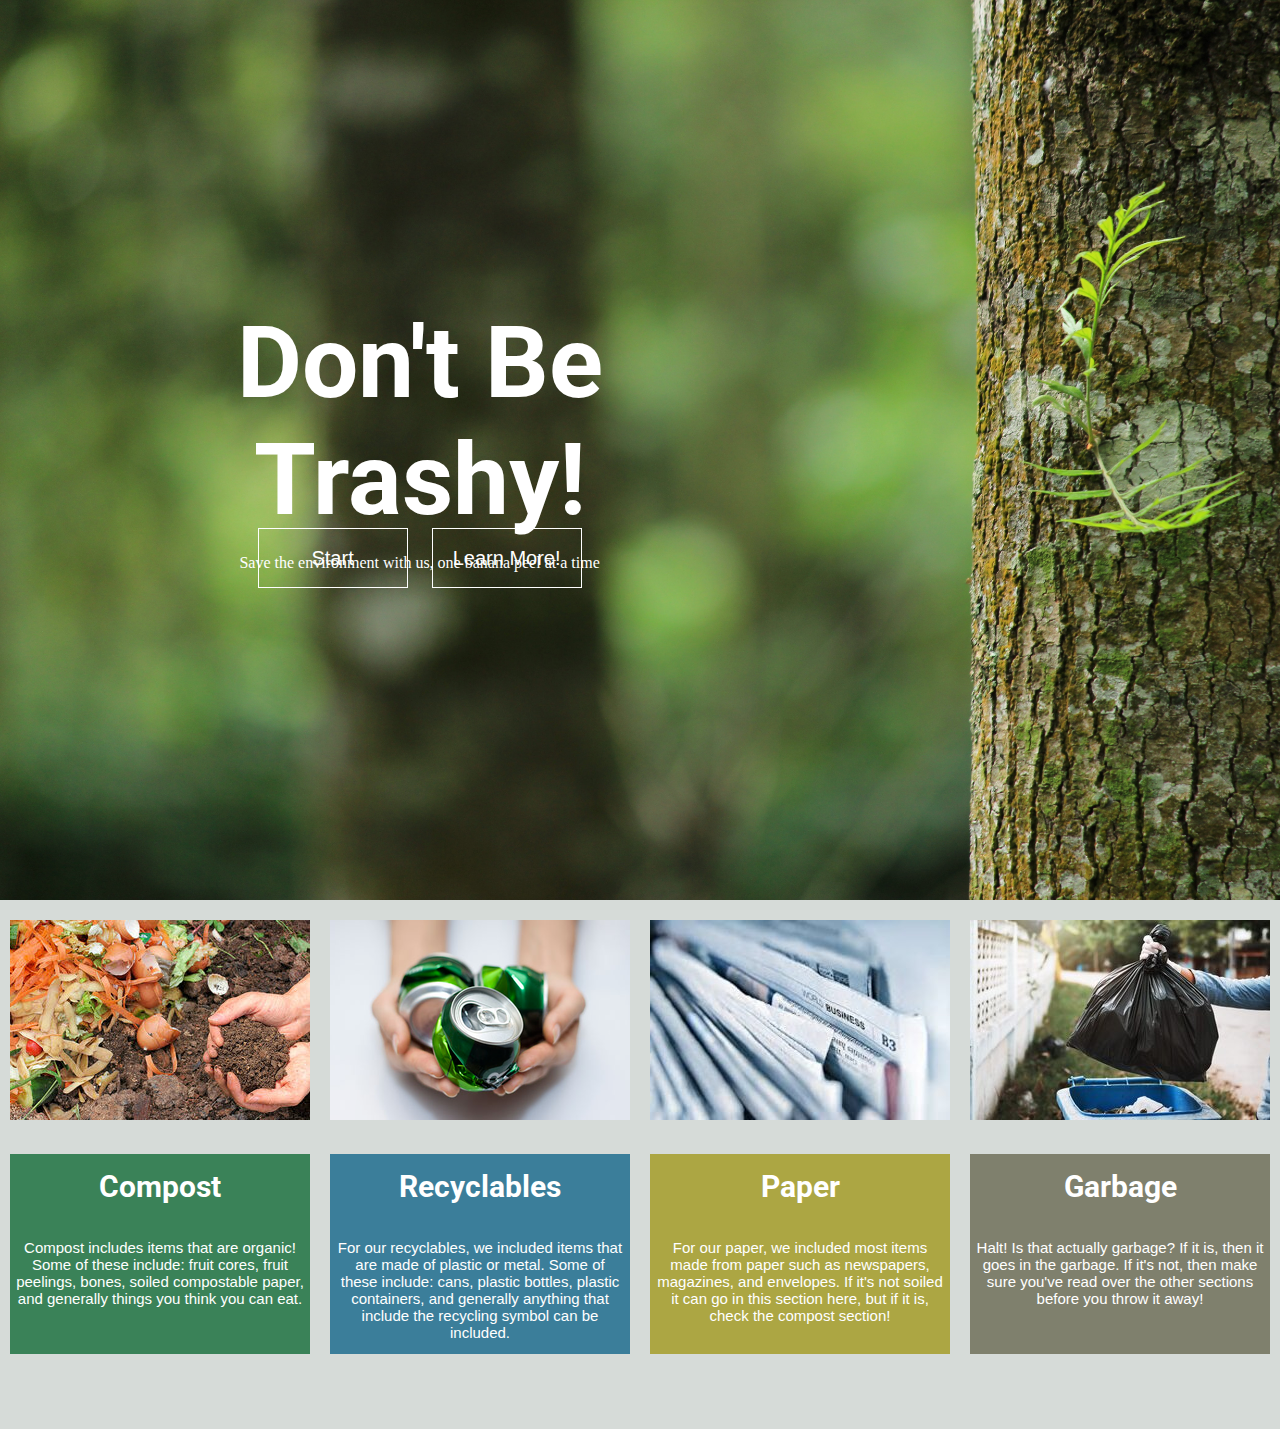
<file: index.html>
<!DOCTYPE html>
<html lang="en">

<head>
    <meta charset="UTF-8">
    <meta http-equiv="X-UA-Compatible" content="IE=edge">
    <meta name="viewport" content="width=device-width, initial-scale=1.0">
    <title>Recycle It!</title>
    <link rel="stylesheet" href="style.css">
    <link rel="preconnect" href="https://fonts.googleapis.com">
    <link rel="preconnect" href="https://fonts.gstatic.com" crossorigin>
    <link href="https://fonts.googleapis.com/css2?family=Roboto&display=swap" rel="stylesheet">

</head>

<body>
    <!-- <nav>
        <a href="">Link 1</a>
        <a href="">Link 2</a>
        <a href="">Link 3</a>
        <a href="" id="lastLink">Link 4</a>
    </nav> -->

    <div class="container">
        <div class="box">
            <h1
                style="margin:0px; text-align: center; font-family: 'Roboto', sans-serif; font-size: 100px; color: white; ">
                Don't Be Trashy!</h1>
            <p style="color: white; margin-bottom: 25px;">Save the environment with us, one banana peel at a time</p>
        </div>
        <div class="button_box">
            <button class="button" type="button"
                onClick="window.location.href='./pages/determinator.html'">Start</button>
            <button class="button" onClick="document.getElementById('containerflex').scrollIntoView();">Learn
                More!</button>
        </div>
    </div>


    <div id="containerflex">

        <div class="img-container">
            <img src="./images/compost.jpg">
            <div class="text" style="background-color: rgba(6, 100, 46, 0.75); margin-top: 10px;">
                <h3>Compost</h3>
                <p class="paragraph">
                    Compost includes items that are organic! Some of these include: fruit cores, fruit peelings, bones,
                    soiled compostable paper, and
                    generally
                    things you think you can eat.</p>
            </div>
        </div>

        <div class="img-container">
            <img src="./images/can.png">
            <div class="text" style="background-color:rgba(7, 95, 133, 0.75);">
                <h3>Recyclables</h3>
                <p class="paragraph">For our recyclables, we included items that are made of plastic or metal. Some of
                    these include:
                    cans,
                    plastic bottles, plastic containers, and generally anything that include the recycling symbol can be
                    included.</p>
            </div>
        </div>
        <div class="img-container">
            <img src="./images/paper.jpg">
            <div class="text" style="background-color: rgba(157, 148, 17, 0.75);">
                <h3>Paper</h3>
                <p class="paragraph">For our paper, we included most items made from paper such as newspapers,
                    magazines, and
                    envelopes. If it's not soiled it can go in this section here, but if it is, check the compost
                    section!</p>
            </div>
        </div>
        <div class="img-container">
            <img src="./images/garbage.jpg">
            <div class="text" style="background-color: rgba(98, 97, 73, 0.75);">
                <h3>Garbage</h3>
                <p class="paragraph">Halt! Is that actually garbage? If it is, then it goes in the garbage. If it's not,
                    then
                    make sure you've read over the other sections before you throw it away!</p>
            </div>
        </div>
    </div>

    <footer></footer>
    <!--
    <div class="main">
        <div id="pictures">
            <div id="centered_div">
                <div class="img-container">
                    <img src="./images/compost.jpg" style="float:left; margin-left: 0px">
                    <div style="background-color: rgba(144, 240, 184, 0.29);">
                        <h3>Compost</h3>Lorem ipsum dolor
                        sit
                        amet
                        consectetur adipisicing elit.
                        Architecto labore atque soluta
                        quia
                        accusamus, sequi ullam quam earum magnam repellendus, tempora consequuntur quae consectetur
                        nihil quaerat ab. Repudiandae, expedita iste?
                    </div>
                </div>
                <div class="img-container">
                    <img src="./images/can.png">
                    <div style="background-color: rgba(77, 190, 240, 0.29);">
                        <h3>Cans/Plastics</h3>Lorem ipsum dolor sit amet consectetur
                        adipisicing elit. Pariatur, deleniti perferendis
                        odit eum nihil id. Accusamus facere perferendis autem veritatis adipisci error vel quae
                        quia? Explicabo ullam non iure? Culpa?
                    </div>
                </div class="img-container">
                <div class="img-container">
                    <img src="./images/paper.jpg">
                    <div style="background-color: rgba(241, 231, 57, 0.25);">
                        <h3>Papers</h3>Lorem ipsum dolor sit amet consectetur
                        adipisicing elit. Tempore quibusdam eius illo eveniet dolores porro repellendus, voluptates
                        quas ab quasi voluptatibus assumenda sapiente quam ducimus optio minima incidunt ratione
                        odio?
                    </div>
                </div>
                <div class="img-container">
                    <img src="./images/garbage.jpg">
                    <div style="background-color: rgba(1, 10, 14, 0.25);">
                        <h3>Garbage</h3>Lorem, ipsum dolor sit amet consectetur
                        adipisicing elit. Dicta in eos veniam est repellendus voluptate assumenda aspernatur ut nam
                        provident, nulla quibusdam quo quasi dolorem, fugit ratione tempore quos blanditiis.
                    </div>
                </div>
            </div>
        </div>
    </div>

    -->

</body>

</html>
</file>
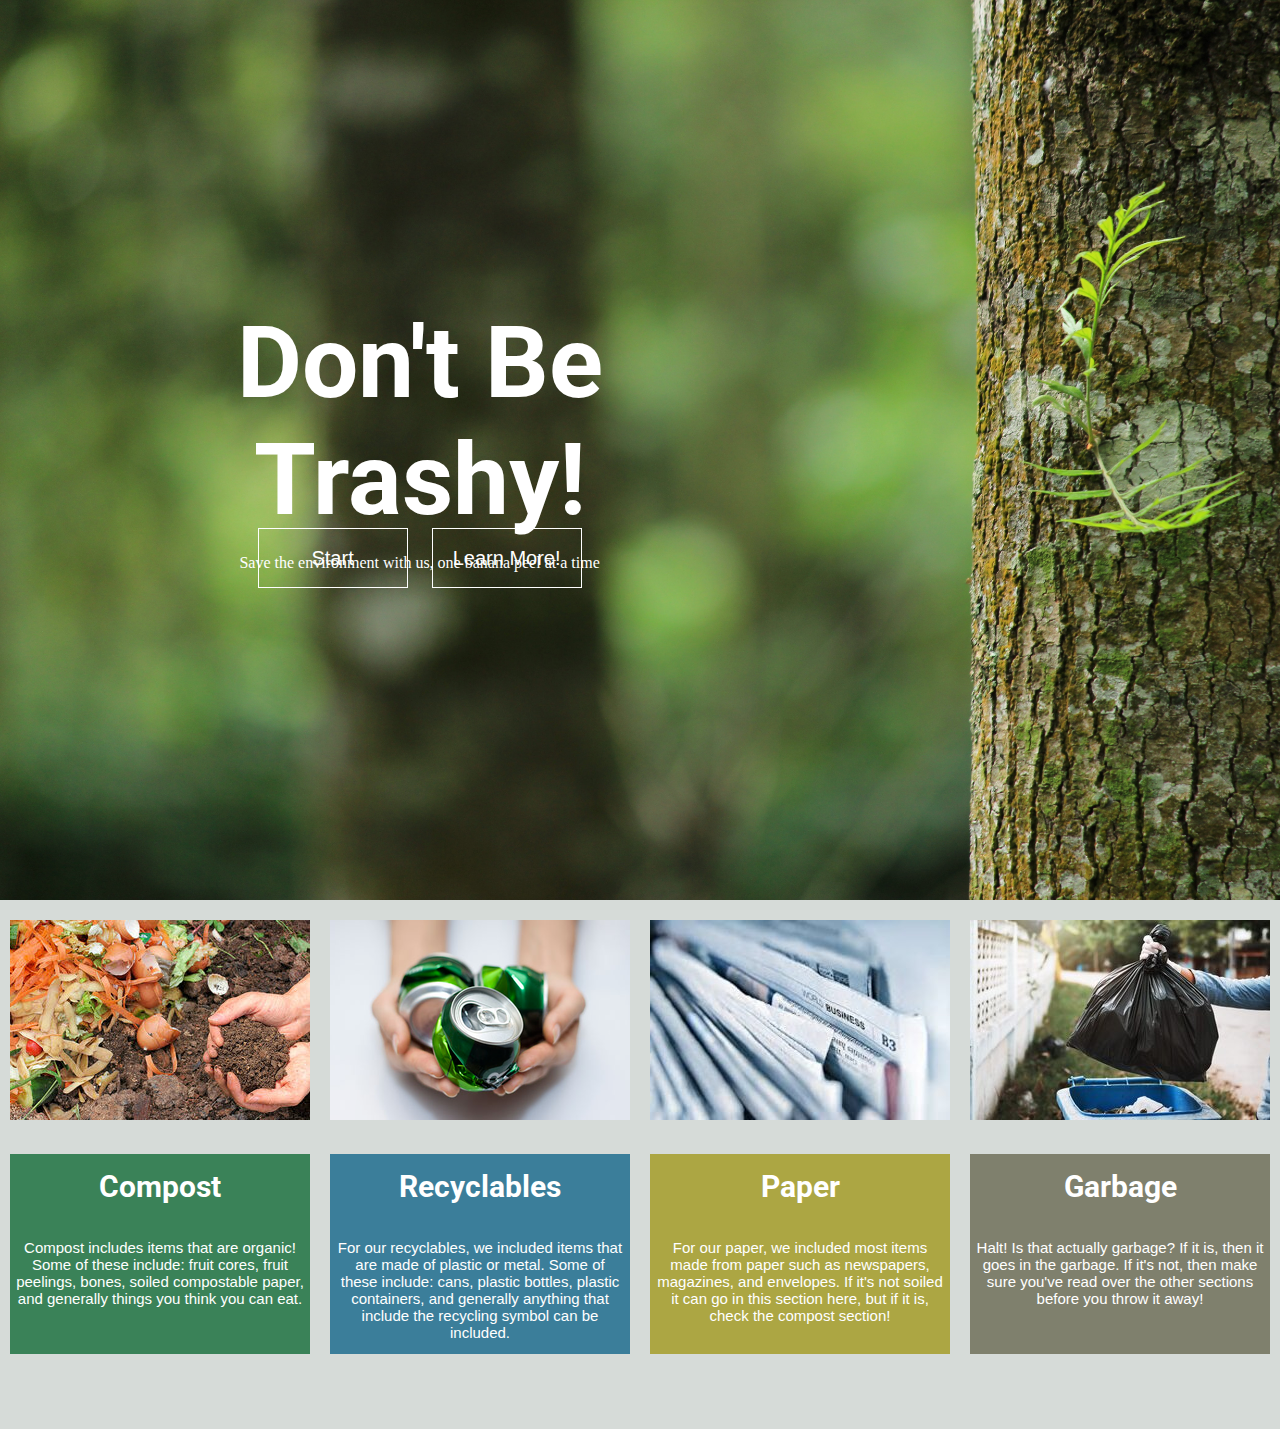
<file: main.html>
<!DOCTYPE html>
<html lang="en">

<head>
    <meta charset="UTF-8">
    <meta http-equiv="X-UA-Compatible" content="IE=edge">
    <meta name="viewport" content="width=device-width, initial-scale=1.0">
    <title>Document</title>
    <link rel="stylesheet" href="style.css">
    <link rel="preconnect" href="https://fonts.googleapis.com">
    <link rel="preconnect" href="https://fonts.gstatic.com" crossorigin>
    <link href="https://fonts.googleapis.com/css2?family=Roboto&display=swap" rel="stylesheet">

</head>

<body>
    <!-- <nav>
        <a href="">Link 1</a>
        <a href="">Link 2</a>
        <a href="">Link 3</a>
        <a href="" id="lastLink">Link 4</a>
    </nav> -->

    <div class="container">
        <div class="box">
            <h1
                style="margin:0px; text-align: center; font-family: 'Roboto', sans-serif; font-size: 100px; color: white; ">
                Don't Be Trashy!</h1>
            <p style="color: white; margin-bottom: 25px;">Save the environment with us, one banana peel at a time</p>
        </div>
        <div class="button_box">
            <button class="button" type="button"
                onClick="window.location.href='./pages/determinator.html'">Start</button>
            <button class="button" onClick="document.getElementById('containerflex').scrollIntoView();">Learn
                More!</button>
        </div>
    </div>


    <div id="containerflex">

        <div class="img-container">
            <img src="./images/compost.jpg">
            <div class="text" style="background-color: rgba(6, 100, 46, 0.75); margin-top: 10px;">
                <h3>Compost</h3>
                <p class="paragraph">
                    Compost includes items that are organic! Some of these include: fruit cores, fruit peelings, bones,
                    soiled compostable paper, and
                    generally
                    things you think you can eat.</p>
            </div>
        </div>

        <div class="img-container">
            <img src="./images/can.png">
            <div class="text" style="background-color:rgba(7, 95, 133, 0.75);">
                <h3>Recyclables</h3>
                <p class="paragraph">For our recyclables, we included items that are made of plastic or metal. Some of
                    these include:
                    cans,
                    plastic bottles, plastic containers, and generally anything that include the recycling symbol can be
                    included.</p>
            </div>
        </div>
        <div class="img-container">
            <img src="./images/paper.jpg">
            <div class="text" style="background-color: rgba(157, 148, 17, 0.75);">
                <h3>Paper</h3>
                <p class="paragraph">For our paper, we included most items made from paper such as newspapers,
                    magazines, and
                    envelopes. If it's not soiled it can go in this section here, but if it is, check the compost
                    section!</p>
            </div>
        </div>
        <div class="img-container">
            <img src="./images/garbage.jpg">
            <div class="text" style="background-color: rgba(98, 97, 73, 0.75);">
                <h3>Garbage</h3>
                <p class="paragraph">Halt! Is that actually garbage? If it is, then it goes in the garbage. If it's not,
                    then
                    make sure you've read over the other sections before you throw it away!</p>
            </div>
        </div>
    </div>

    <footer></footer>
    <!--
    <div class="main">
        <div id="pictures">
            <div id="centered_div">
                <div class="img-container">
                    <img src="./images/compost.jpg" style="float:left; margin-left: 0px">
                    <div style="background-color: rgba(144, 240, 184, 0.29);">
                        <h3>Compost</h3>Lorem ipsum dolor
                        sit
                        amet
                        consectetur adipisicing elit.
                        Architecto labore atque soluta
                        quia
                        accusamus, sequi ullam quam earum magnam repellendus, tempora consequuntur quae consectetur
                        nihil quaerat ab. Repudiandae, expedita iste?
                    </div>
                </div>
                <div class="img-container">
                    <img src="./images/can.png">
                    <div style="background-color: rgba(77, 190, 240, 0.29);">
                        <h3>Cans/Plastics</h3>Lorem ipsum dolor sit amet consectetur
                        adipisicing elit. Pariatur, deleniti perferendis
                        odit eum nihil id. Accusamus facere perferendis autem veritatis adipisci error vel quae
                        quia? Explicabo ullam non iure? Culpa?
                    </div>
                </div class="img-container">
                <div class="img-container">
                    <img src="./images/paper.jpg">
                    <div style="background-color: rgba(241, 231, 57, 0.25);">
                        <h3>Papers</h3>Lorem ipsum dolor sit amet consectetur
                        adipisicing elit. Tempore quibusdam eius illo eveniet dolores porro repellendus, voluptates
                        quas ab quasi voluptatibus assumenda sapiente quam ducimus optio minima incidunt ratione
                        odio?
                    </div>
                </div>
                <div class="img-container">
                    <img src="./images/garbage.jpg">
                    <div style="background-color: rgba(1, 10, 14, 0.25);">
                        <h3>Garbage</h3>Lorem, ipsum dolor sit amet consectetur
                        adipisicing elit. Dicta in eos veniam est repellendus voluptate assumenda aspernatur ut nam
                        provident, nulla quibusdam quo quasi dolorem, fugit ratione tempore quos blanditiis.
                    </div>
                </div>
            </div>
        </div>
    </div>

    -->

</body>

</html>
</file>
<file: style.css>
html {
    scroll-behavior: smooth;
    background-color:  rgba(120, 135, 126, 0.3);
}

.container {
    height: 100vh;
    background-image: url('./images/background5.jpg');
    /* background-position: center;
    Center the image */
    background-repeat: no-repeat;
    /* Do not repeat the image */
    background-size: cover;
    margin: 0 auto;
    width: 100%;

}

.box {
    width: 50%;
    float: left;
    padding: 10px;
    margin-left: 7%;
    vertical-align: center;
    position: absolute;
    top: 50%;
    -ms-transform: translateY(-50%);
    transform: translateY(-50%);
}

.button_box {
    width: 50%;
    float: left;
    padding: 10px;
    margin-left: 7%;
    vertical-align: center;
    position: absolute;
    top: 62%;
    -ms-transform: translateY(-50%);
    transform: translateY(-50%);
    text-align: center;
}

body {
    margin: 0px;
}

.main {
    /* background-image: url('./images/background2.jpg');
    background-repeat: no-repeat;
    background-position: center; */
    padding: 10px;
    text-align: center;
    margin: 0 auto;
    font-family: 'roboto', sans-serif;
}

#centered_div {
    margin: 0 auto;
    width: 90%;
    height: 200px;
}

footer {
    text-align: center;
}

img {
    width: 100%;
}

nav {
    background-color: #333;
}

nav a {
    text-decoration: none;
    display: inline-block;
    padding: 10px;
    color: antiquewhite;
    width: 100px;
}

nav a:hover {
    color: #333;
    background-color: antiquewhite;
}

#containerflex {
    width: 100%;
    display: flex;
    flex-direction: row;
    justify-content: center;
}

.img-container {
    margin: 20px 10px auto;
    width: 25%;
    min-height: 30%;
}

.text {
    height: 200px;
    width: 100%;
    text-align: center;
    color: white;
}

footer {
    margin-top: 75px;
}

h3 {
    font-family: 'Roboto', sans-serif;
    font-size: 30px;
    padding-top: 15px;
}

p {
    text-align: center;
}

.paragraph {
    font-family: 'Archvio', sans-serif;
    font-size: 15px;
    padding: 5px;
    text-align: center;
}

button {
    background-color: transparent;
    background-repeat: no-repeat;
    border: white solid 1px;
    color: white;
    cursor: pointer;
    overflow: hidden;
    font-size: 20px;
    padding: 15px;
    margin: 10px;
    width: 150px;
    height: 60px;
    outline: none;
}

button:hover {
    background-color: gray;
}
</file>
